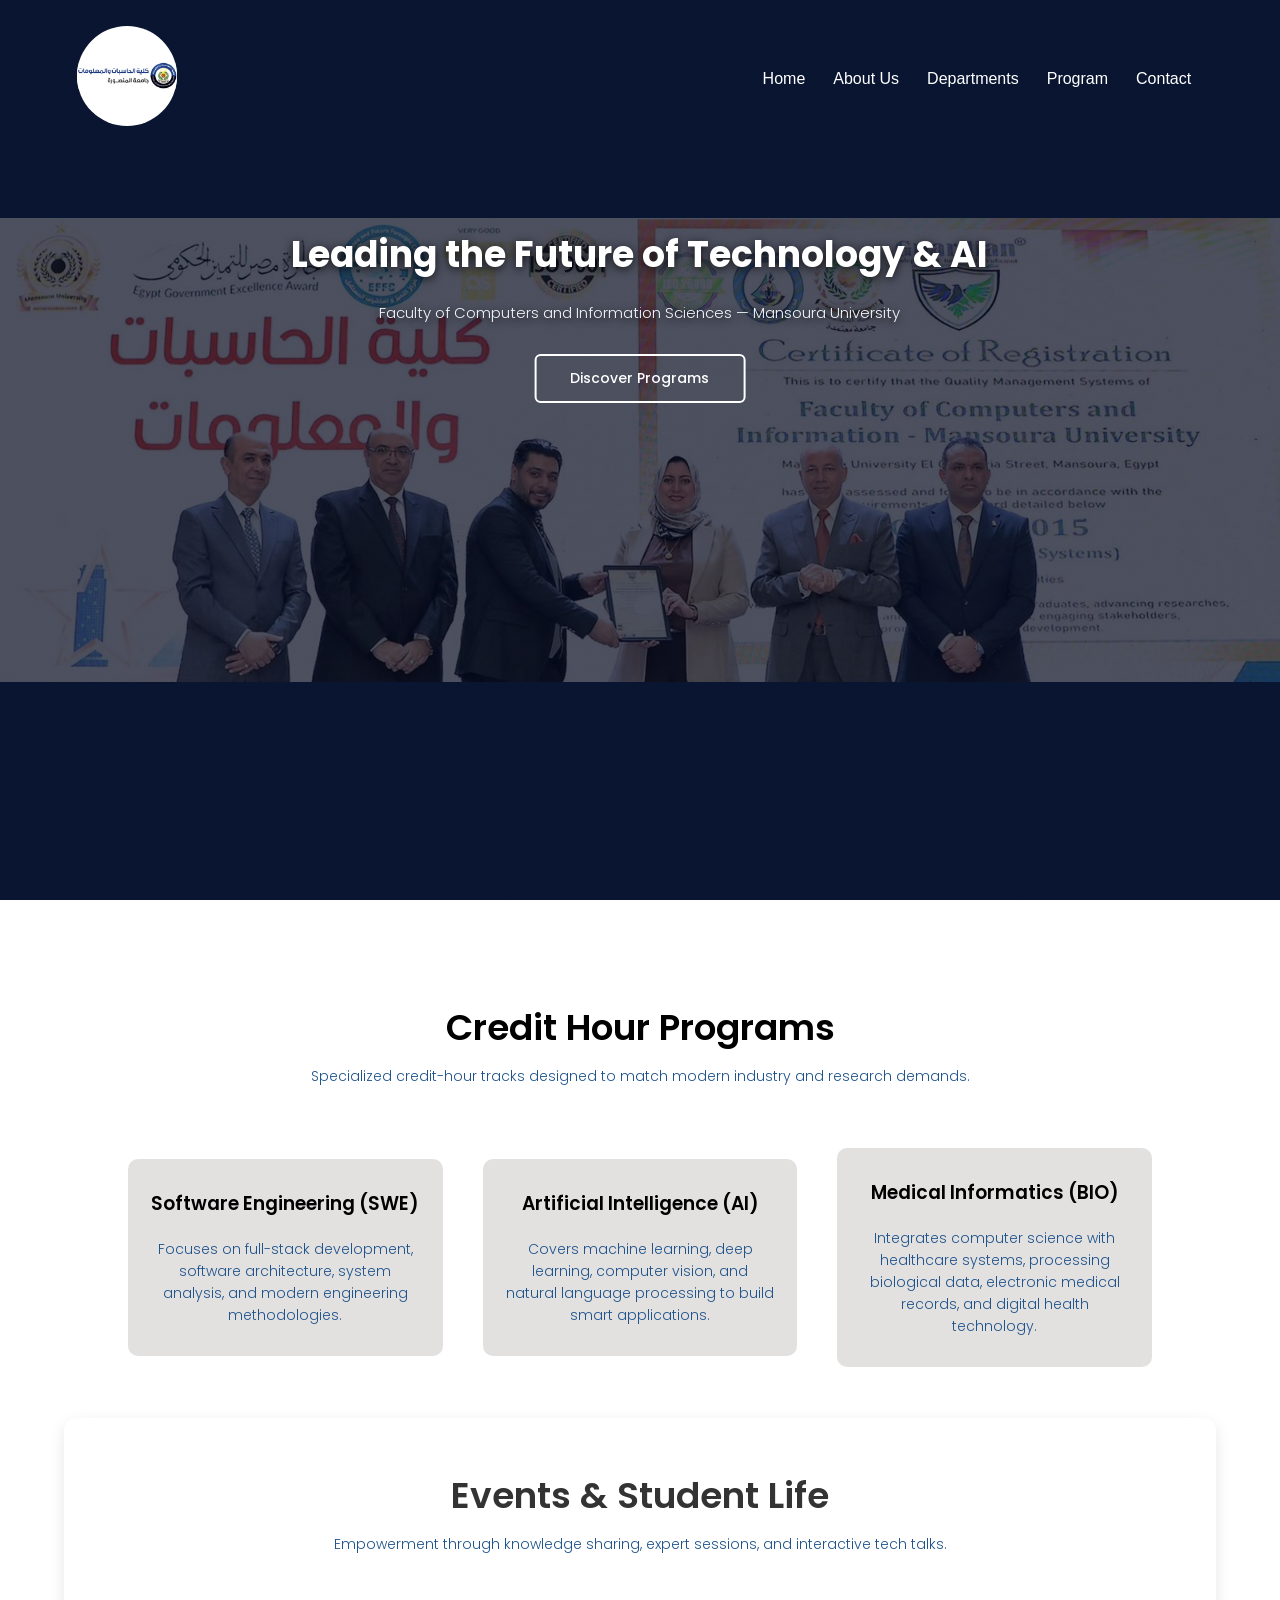
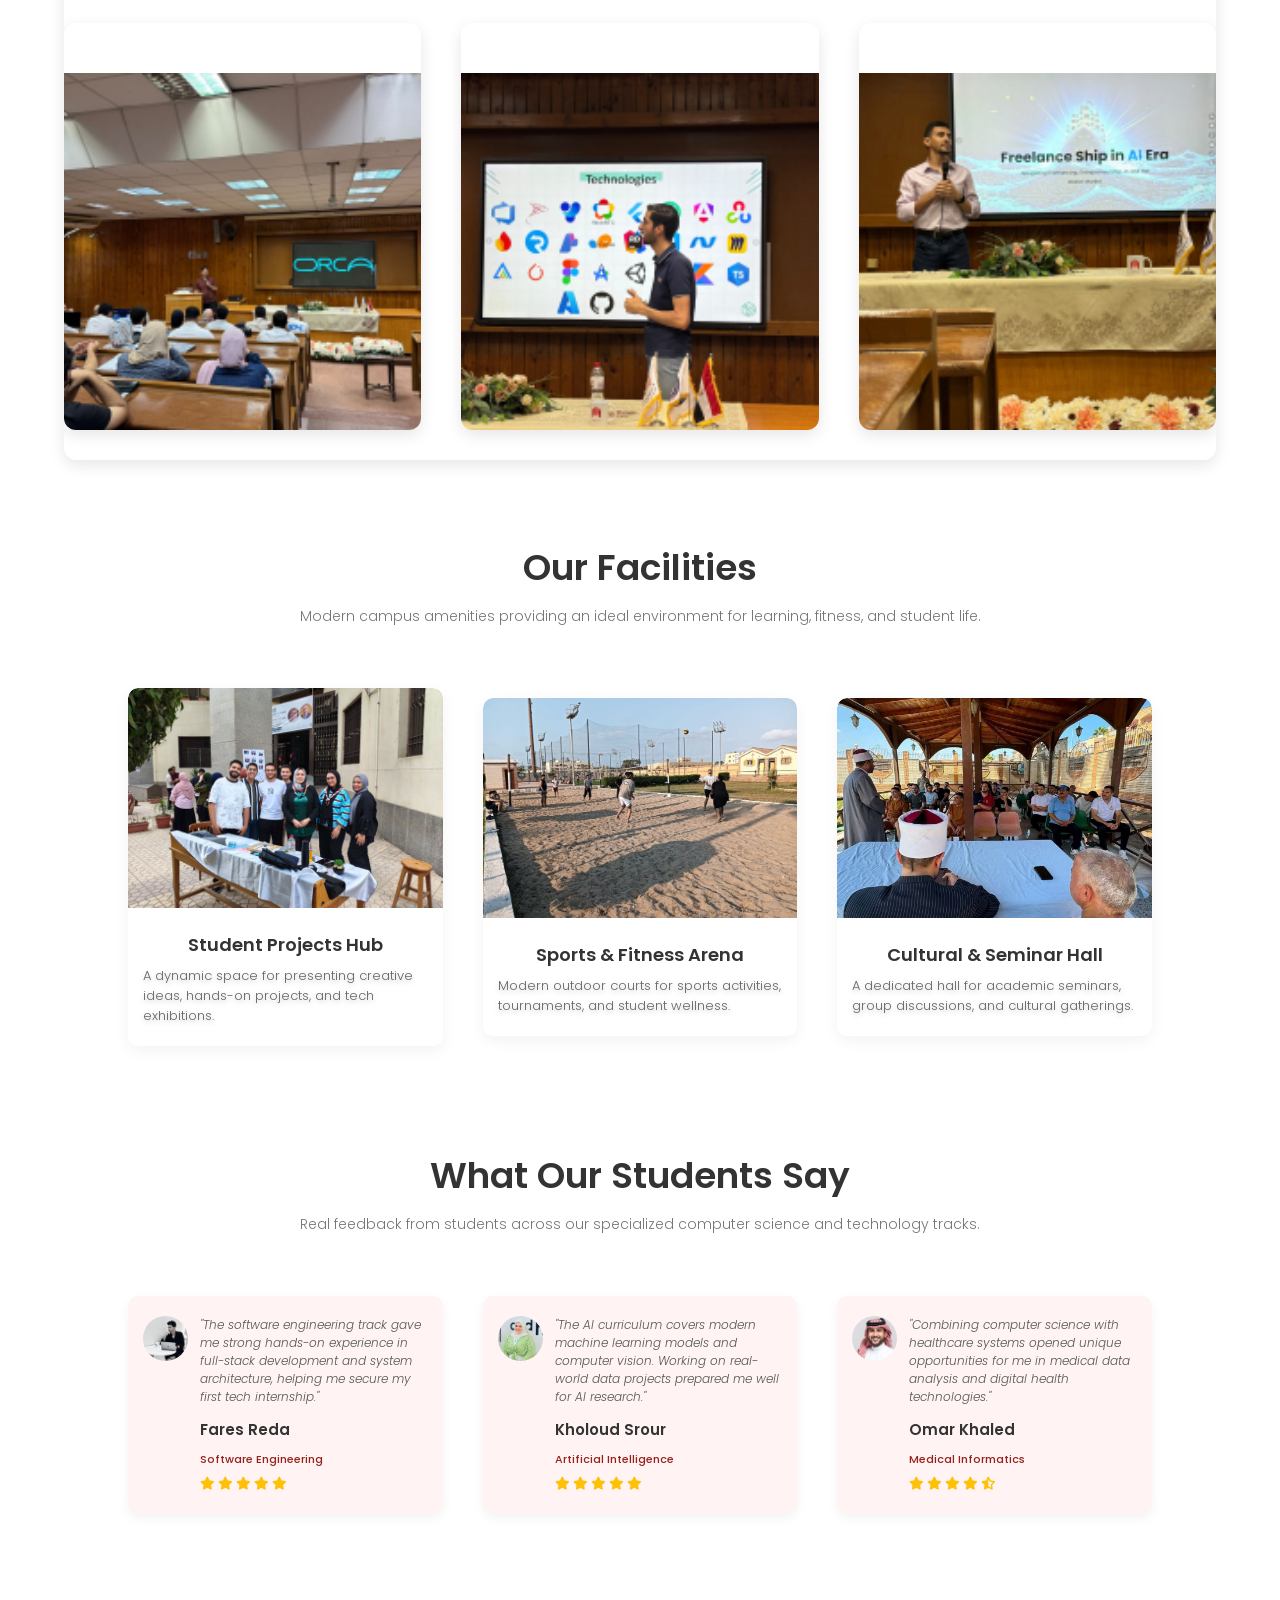
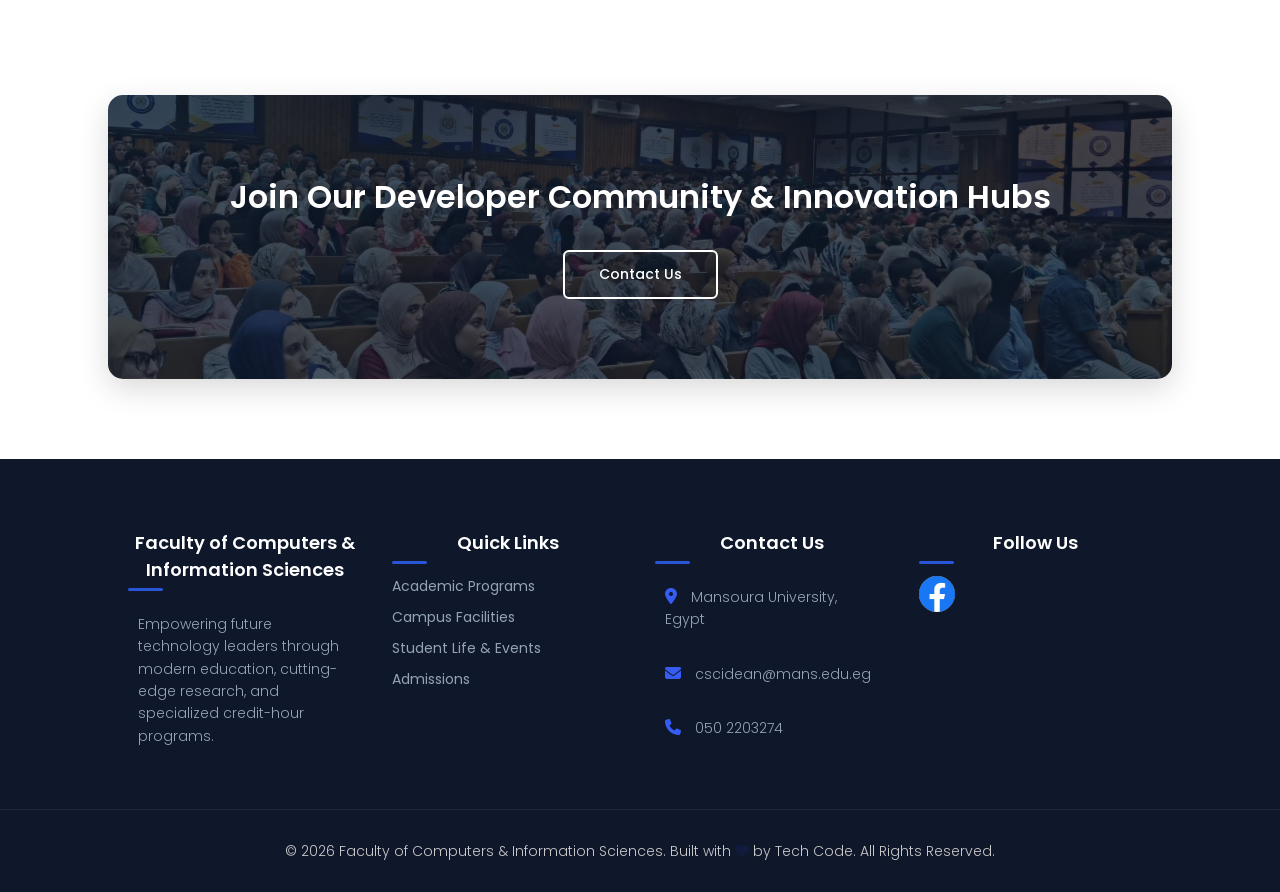
<file: index.html>
<!DOCTYPE html>
<html lang="en">
<head>
    <meta charset="UTF-8">
    <meta name="viewport" content="width=device-width, initial-scale=1.0">
    <title>الرئيسية - كلية الحاسبات والمعلومات - جامعة المنصورة
    </title>
    <link rel="stylesheet" href="style.css">
    <link rel="stylesheet" href="https://cdnjs.cloudflare.com/ajax/libs/font-awesome/6.4.0/css/all.min.css">
    <link rel="icon" type="image/png" href="favicon.jpg">
    
</head>
<body>
     <section class="header">
        <nav>
            <a href="index.html"> <img src="./csi_logo.jpg"alt=""></a>
       
        <div class="nav-links">
            <ul>
                 <li> <a href=""> Home</a></li>
                 <li> <a href="about.html"> About Us</a></li>
                 <li> <a href="departments.html"> Departments</a></li>
                 <li> <a href="program.html"> Program</a></li>
                 <li> <a href="contact.html"> Contact</a></li>

            </ul>

        </div>
    </nav>

    <div class="text-box">
        
        <div class="text-box">
            <h1>Leading the Future of Technology & AI </h1>
            <p>Faculty of Computers and Information Sciences — Mansoura University</p>
            <a href="program.html" class="hero-btn">Discover Programs</a>
        </div>
        
       
     

    </div>
     </section>



 <section class="course">
        <h1>Credit Hour Programs</h1>
        <p>Specialized credit-hour tracks designed to match modern industry and research demands.</p>
    
        <div class="row">
            <div class="course-col">
                <h3>Software Engineering (SWE)</h3>
                <p>Focuses on full-stack development, software architecture, system analysis, and modern engineering methodologies.</p>
            </div>
    
            <div class="course-col">
                <h3>Artificial Intelligence (AI)</h3>
                <p>Covers machine learning, deep learning, computer vision, and natural language processing to build smart applications.</p>
            </div>
    
            <div class="course-col">
                <h3>Medical Informatics (BIO)</h3>
                <p>Integrates computer science with healthcare systems, processing biological data, electronic medical records, and digital health technology.</p>
            </div>
        </div>
    </section> 


<!-- Events & Student Life Section -->

<section class="Events">
    <h1>Events & Student Life</h1>
    <p>Empowerment through knowledge sharing, expert sessions, and interactive tech talks.</p>

    <div class="row">
        <div class="Events">
            <img src="./WhatsApp-Image-2026-08-18-at-10-48-54-AM-3_thumbnail.jpeg" alt="Interactive Learning">
            <div class="layer">
                <h3>Interactive Learning</h3>
            </div>
        </div>

        <div class="Events">
            <img src="./WhatsApp-Image-2026-08-18-at-10-48-51-AM-1_thumbnail.jpeg" alt="Tech Talks & Workshops">
            <div class="layer">
                <h3>Tech Talks & Workshops</h3>
            </div>
        </div>

        <div class="Events">
            <img src="./WhatsApp-Image-2026-08-18-at-10-48-56-AM_thumbnail.jpeg" alt="Career Seminars">
            <div class="layer">
                <h3>Career & Freelancing Seminars</h3>
            </div>
        </div>
    </div>
</section>
  

<!-- ----Facility---- -->

<section class="facilities">
    <h1>Our Facilities</h1>
    <p>Modern campus amenities providing an ideal environment for learning, fitness, and student life.</p>

    <div class="row">
       
        <div class="facilities-col">
            <img src="./facility 1.png" alt="Library">
            <h3> Student Projects Hub</h3>
            <p>A dynamic space for presenting creative ideas, hands-on projects, and tech exhibitions.</p>
        </div>

        
        <div class="facilities-col">
            <img src="./facility 2.png" alt="Indoor Sports Arena">
            <h3>Sports & Fitness Arena</h3>
            <p>Modern outdoor courts for sports activities, tournaments, and student wellness.</p>
        </div>

        
        <div class="facilities-col">
            <img src="./facility 3.png" alt="Student Lounge & Cafe">
            <h3>Cultural & Seminar Hall</h3>
            <p>A dedicated hall for academic seminars, group discussions, and cultural gatherings.</p>
        </div>
    </div>
</section>

<!-- Testimonials Section -->
<section class="testimonials">
    <h1>What Our Students Say</h1>
    <p>Real feedback from students across our specialized computer science and technology tracks.</p>

    <div class="row">
        
        <div class="testimonial-col">
            <img src="./testimonuals fares.png" alt="Fares Reda">
            <div>
                <p>"The software engineering track gave me strong hands-on experience in full-stack development and system architecture, helping me secure my first tech internship."</p>
                <h3>Fares Reda</h3>
                <span class="track">Software Engineering</span>
                <div class="stars">
                    <i class="fas fa-star"></i>
                    <i class="fas fa-star"></i>
                    <i class="fas fa-star"></i>
                    <i class="fas fa-star"></i>
                    <i class="fas fa-star"></i>
                </div>
            </div>
        </div>

        
        <div class="testimonial-col">
            <img src="./khould srour.png " alt="Kholoud Srour">
            <div>
                <p>"The AI curriculum covers modern machine learning models and computer vision. Working on real-world data projects prepared me well for AI research."</p>
                <h3>Kholoud Srour</h3>
                <span class="track">Artificial Intelligence</span>
                <div class="stars">
                    <i class="fas fa-star"></i>
                    <i class="fas fa-star"></i>
                    <i class="fas fa-star"></i>
                    <i class="fas fa-star"></i>
                    <i class="fas fa-star"></i>
                </div>
            </div>
        </div>

        
        <div class="testimonial-col">
            <img src="./testimonuals omar.png" alt="Omar Khaled">
            <div>
                <p>"Combining computer science with healthcare systems opened unique opportunities for me in medical data analysis and digital health technologies."</p>
                <h3>Omar Khaled</h3>
                <span class="track">Medical Informatics</span>
                <div class="stars">
                    <i class="fas fa-star"></i>
                    <i class="fas fa-star"></i>
                    <i class="fas fa-star"></i>
                    <i class="fas fa-star"></i>
                    <i class="fas fa-star-half-alt"></i>
                </div>
            </div>
        </div>
    </div>
</section>

<!-- Call To Action Section -->
<section class="cta">
    <h1>Join Our Developer Community & Innovation Hubs</h1>
    <a href="contact.html" class="hero-btn">Contact Us</a>
</section>

<!-- Footer Section -->
<footer class="footer">
    <div class="footer-container">
      
        <div class="footer-col">
            <h3>Faculty of Computers & Information Sciences</h3>
            <p>Empowering future technology leaders through modern education, cutting-edge research, and specialized credit-hour programs.</p>
        </div>

       
        <div class="footer-col">
            <h3>Quick Links</h3>
            <ul>
                <li><a href="#">Academic Programs</a></li>
                <li><a href="#">Campus Facilities</a></li>
                <li><a href="#">Student Life & Events</a></li>
                <li><a href="#">Admissions</a></li>
            </ul>
        </div>

        
        <div class="footer-col">
            <h3>Contact Us</h3>
            <p><i class="fa-solid fa-location-dot"></i> Mansoura University, Egypt</p>
            <p><i class="fa-solid fa-envelope"></i> cscidean@mans.edu.eg</p>
            <p><i class="fa-solid fa-phone"></i> 050 2203274</p>
        </div>
        

<div class="footer-col">
    <h3>Follow Us</h3>
    <div class="social-icons">
        
        <a href="https://www.facebook.com/share/1C9NMtccPJ/?mibextid=wwXIfr" target="_blank">
            <img src="./images_q=tbn_ANd9GcTUB2IshlJI-mgYPqAVvpQhiXsSo5znh1QeD7YXZRq3SA&s=10.png" alt="">
        </a>
        
        
        <!-- <a href="https://www.linkedin.com/in/fares--reda" target="_blank">
            <img src="./images_q=tbn_ANd9GcTUlDYFHeiUyhGSwj3di5AnY1_rYC-GO1jQ7LDyQNz-WA&s=10.png" alt="">
        </a> -->
    </div>
</div>

        </div>
    </div>

    <!-- Bottom Bar -->
    <div class="footer-bottom">
        <p>&copy; 2026 Faculty of Computers & Information Sciences. Built with <i class="fas fa-heart"></i> by Tech Code. All Rights Reserved.</p>
    </div>
</footer>


<button id="scrollTopBtn" title="Go to top"><i class="fas fa-arrow-up"></i></button>

<script src="script.js"></script>


</body>
</html>
</file>
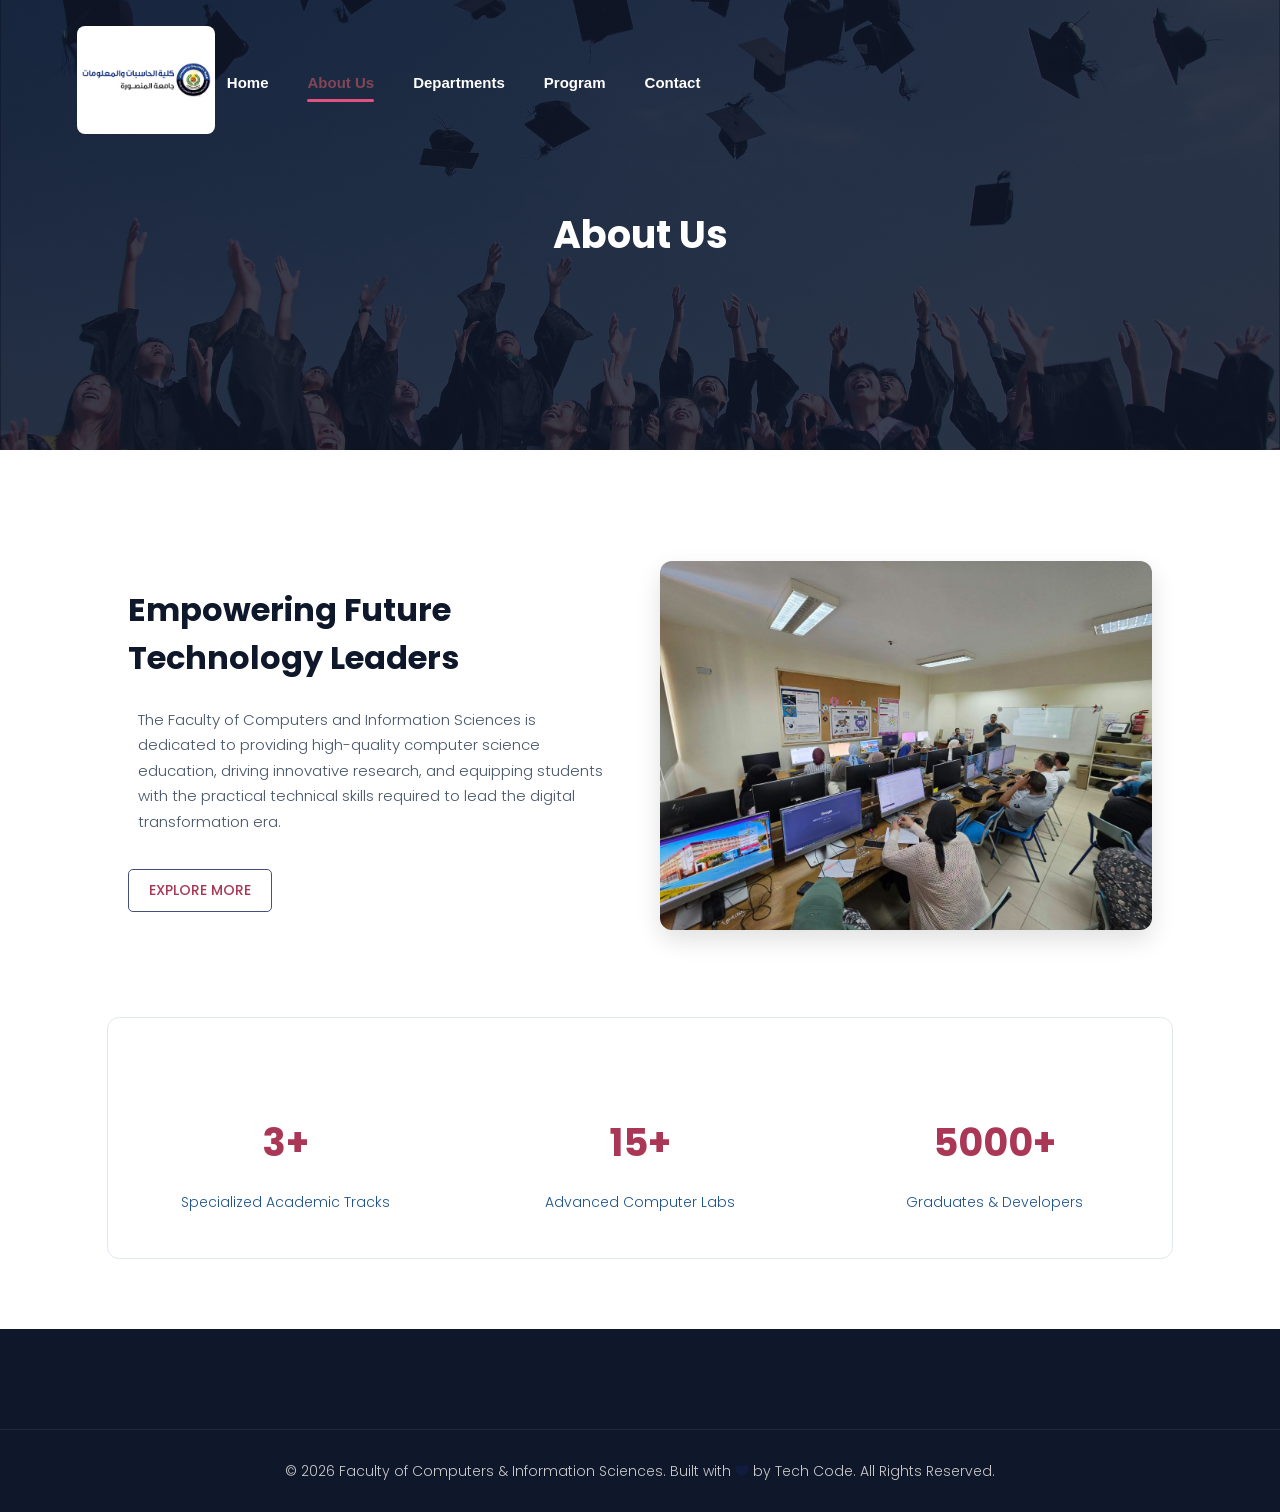
<file: about.html>
<!DOCTYPE html>
<html lang="en">
<head>
    <meta charset="UTF-8">
    <meta name="viewport" content="width=device-width, initial-scale=1.0">
    <title>About Us - Faculty of Computers & Information</title>
    <link rel="stylesheet" href="style.css">
    <link rel="stylesheet" href="https://cdnjs.cloudflare.com/ajax/libs/font-awesome/6.0.0/css/all.min.css">
    <link rel="icon" type="image/png" href="favicon.jpg">
</head>
<body>

    <!-- Header Section -->
    <section class="sub-header">
        <nav>
            <a href="index.html"><img src="./csi_logo.jpg" alt="Logo"></a>
            <div class="nav-links">
                <ul>
                    <li><a href="index.html">Home</a></li>
                    <li><a href="about.html">About Us</a></li>
                    <li><a href="departments.html">Departments</a></li>
                    <li><a href="program.html">Program</a></li>
                    <li><a href="contact.html">Contact</a></li>
                </ul>
            </div>
        </nav>
        <h1>About Us</h1>
    </section>

    <!-- About Content Section -->
    <section class="about-us">
        <div class="row">
            <div class="about-col">
                <h1>Empowering Future Technology Leaders</h1>
                <p>The Faculty of Computers and Information Sciences is dedicated to providing high-quality computer science education, driving innovative research, and equipping students with the practical technical skills required to lead the digital transformation era.</p>
                <a href="contact.html" class="hero-btn red-btn">EXPLORE MORE</a>
            </div>
            <div class="about-col">
                <img src="./about us.png" alt="About FCI">
            </div>
        </div>
    </section>

    <!-- Stats Section -->
    <section class="about-stats">
        <div class="row">
            <div class="stat-col">
                <h3>3+</h3>
                <p>Specialized Academic Tracks</p>
            </div>
            <div class="stat-col">
                <h3>15+</h3>
                <p>Advanced Computer Labs</p>
            </div>
            <div class="stat-col">
                <h3>5000+</h3>
                <p>Graduates & Developers</p>
            </div>
        </div>
    </section>

    <!-- Footer -->
    <footer class="footer">
        <div class="footer-bottom">
            <p>&copy; 2026 Faculty of Computers & Information Sciences. Built with <i class="fas fa-heart"></i> by Tech Code. All Rights Reserved.</p>
        </div>
    </footer>
    <script src="script.js"></script>
</body>
</html>
</file>
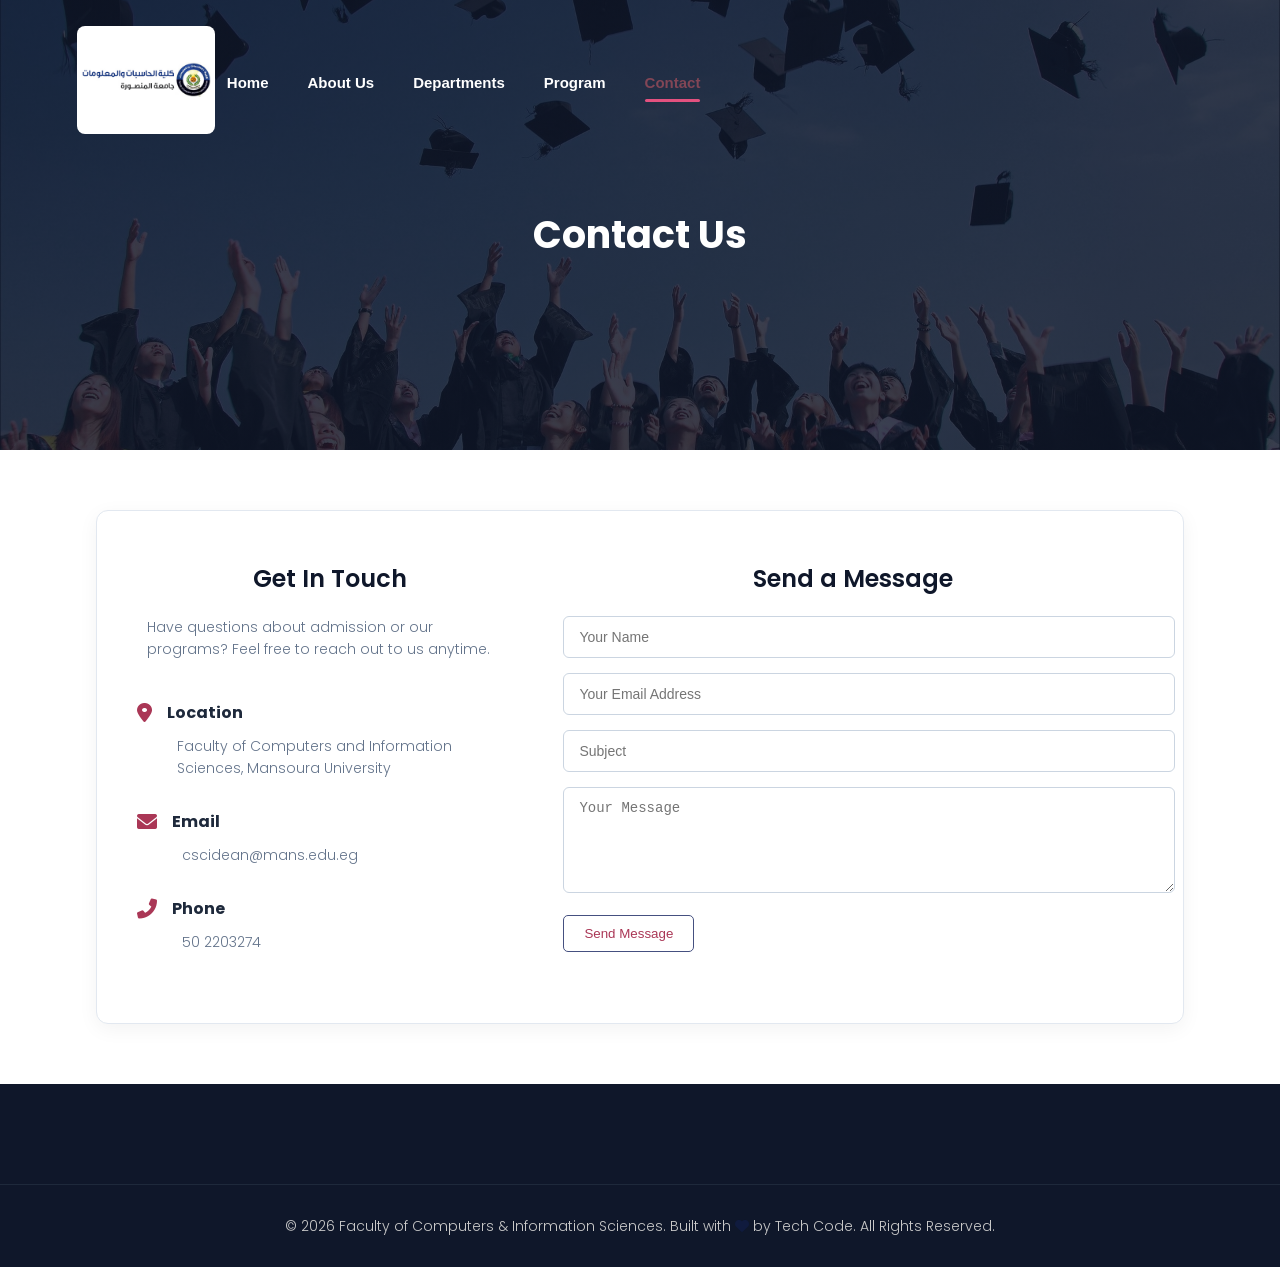
<file: contact.html>
<!DOCTYPE html>
<html lang="en">
<head>
    <meta charset="UTF-8">
    <meta name="viewport" content="width=device-width, initial-scale=1.0">
    <title>Contact Us - Faculty of Computers & Information</title>
    <link rel="stylesheet" href="style.css">
    <link rel="stylesheet" href="https://cdnjs.cloudflare.com/ajax/libs/font-awesome/6.0.0/css/all.min.css">
    <link rel="icon" type="image/png" href="favicon.jpg">
</head>
<body>

    <!-- Sub Header -->
    <section class="sub-header">
        <nav>
            <a href="index.html"><img src="./csi_logo.jpg" alt="Logo"></a>
            <div class="nav-links">
                <ul>
                    <li><a href="index.html">Home</a></li>
                    <li><a href="about.html">About Us</a></li>
                    <li><a href="departments.html">Departments</a></li>
                    <li><a href="program.html">Program</a></li>
                    <li><a href="contact.html">Contact</a></li>
                </ul>
            </div>
        </nav>
        <h1>Contact Us</h1>
    </section>

    <!-- Contact Form Section -->
    <section class="page-content">
        <div class="contact-box">
            <div class="contact-info">
                <h3>Get In Touch</h3>
                <p>Have questions about admission or our programs? Feel free to reach out to us anytime.</p>
                
                <div class="info-item">
                    <i class="fas fa-map-marker-alt"></i>
                    <div>
                        <h5>Location</h5>
                        <p>Faculty of Computers and Information Sciences, Mansoura University</p>


                        
                    </div>
                </div>


                <div class="info-item">
                    <i class="fas fa-envelope"></i>
                    <div>
                        <h5>Email</h5>
                        <p>cscidean@mans.edu.eg</p>
                    </div>
                </div>

                <div class="info-item">
                    <i class="fas fa-phone-alt"></i>
                    <div>
                        <h5>Phone</h5>
                        <p> 50 2203274</p>
                    </div>
                </div>
            </div>

            <div class="contact-form">
                <h3>Send a Message</h3>
                <form action="#">
                    <input type="text" placeholder="Your Name" required>
                    <input type="email" placeholder="Your Email Address" required>
                    <input type="text" placeholder="Subject" required>
                    <textarea rows="5" placeholder="Your Message" required></textarea>
                    <button type="submit" class="red-btn">Send Message</button>
                </form>
            </div>
        </div>
    </section>

    <!-- Footer -->
    <footer class="footer">
        <div class="footer-bottom">
            <p>&copy; 2026 Faculty of Computers & Information Sciences. Built with <i class="fas fa-heart"></i> by Tech Code. All Rights Reserved.</p>
        </div>
    </footer>
    <script src="script.js"></script>
</body>
</html>
</file>
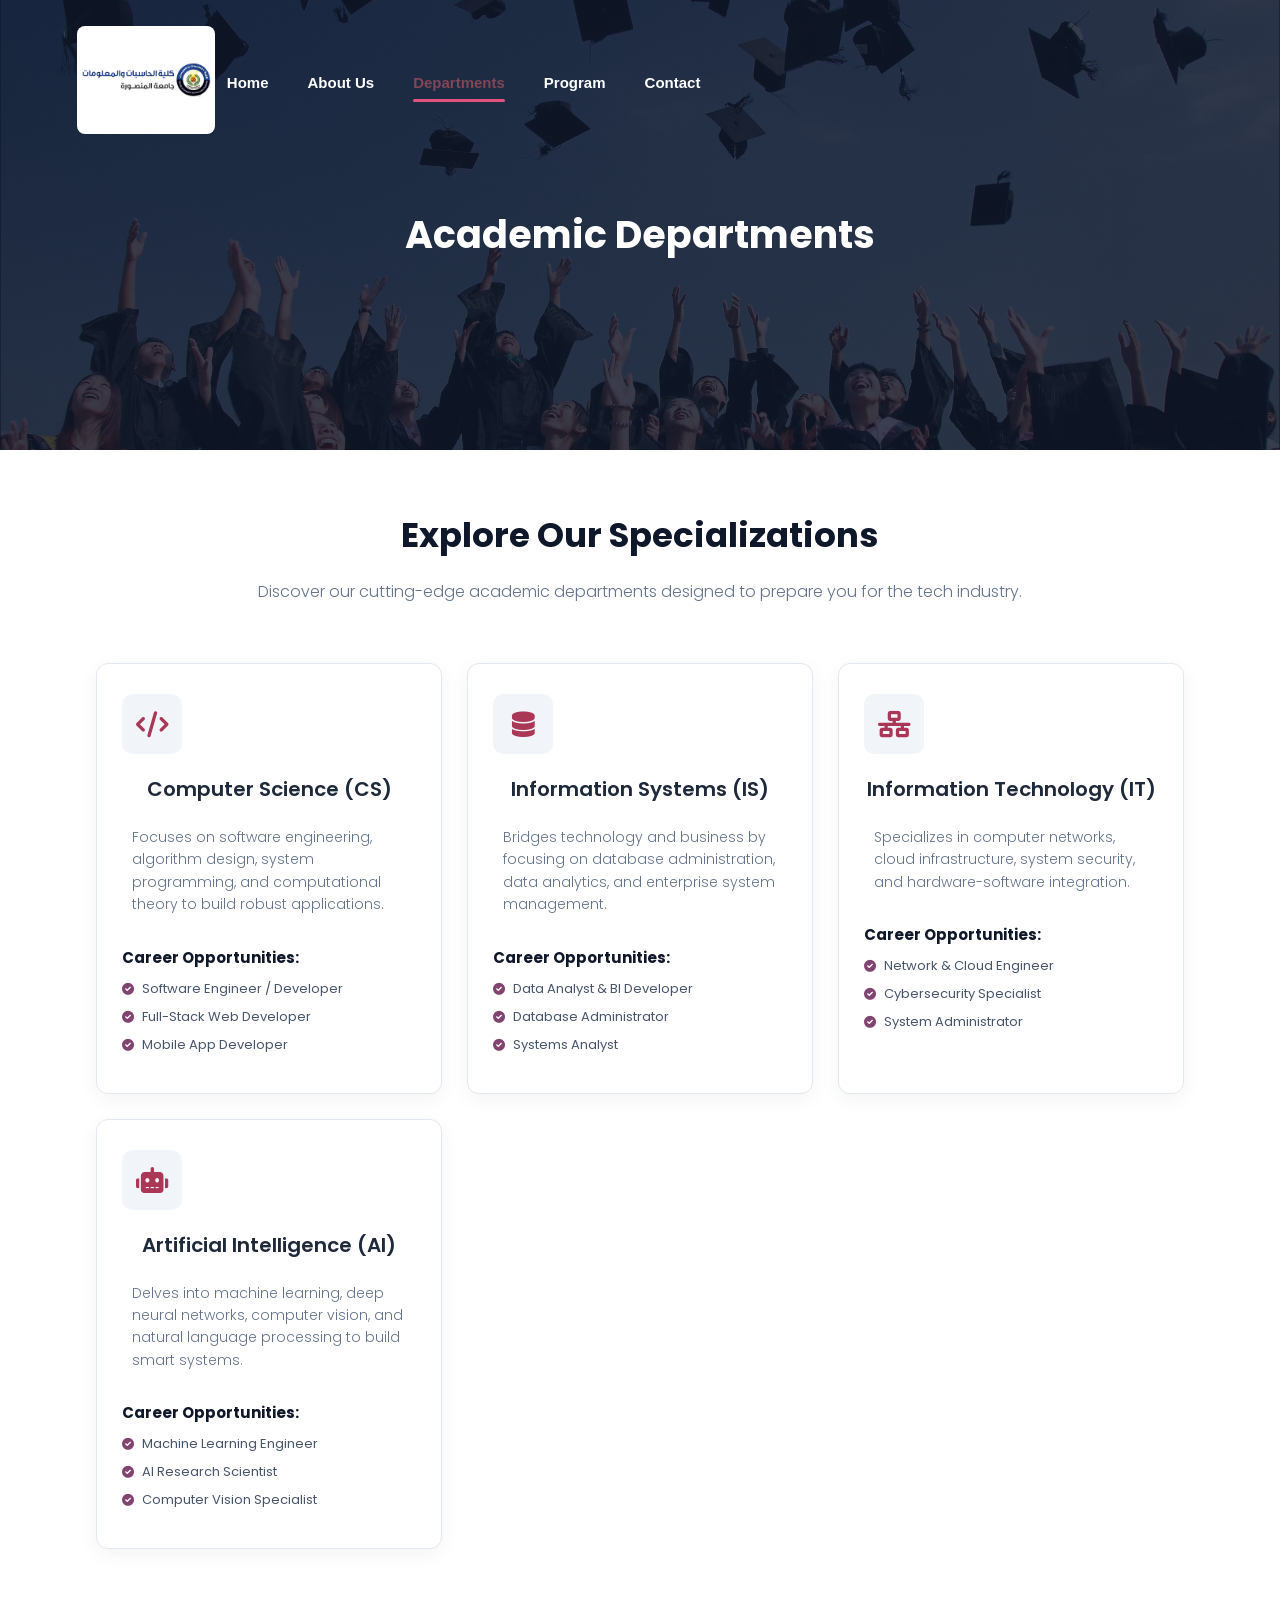
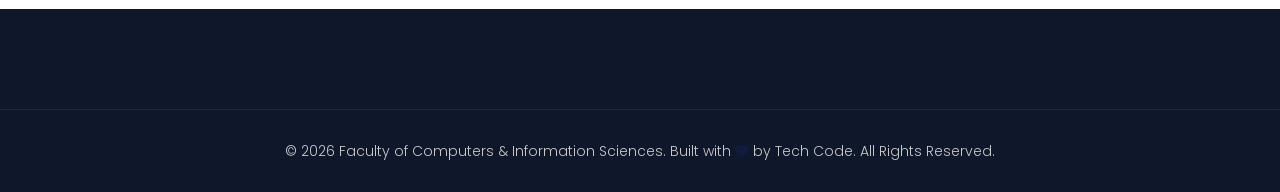
<file: departments.html>
<!DOCTYPE html>
<html lang="en">
<head>
    <meta charset="UTF-8">
    <meta name="viewport" content="width=device-width, initial-scale=1.0">
    <title>Academic Departments - Faculty of Computers & Information</title>
    <link rel="stylesheet" href="style.css">
    <link rel="stylesheet" href="https://cdnjs.cloudflare.com/ajax/libs/font-awesome/6.0.0/css/all.min.css">
    <link rel="icon" type="image/png" href="favicon.jpg">
</head>
<body>

    <!-- Sub Header -->
    <section class="sub-header">
        <nav>
            <a href="index.html"><img src="./csi_logo.jpg" alt="Logo"></a>
            <div class="nav-links">
                <ul>
                    <li><a href="index.html">Home</a></li>
                    <li><a href="about.html">About Us</a></li>
                    <li><a href="departments.html">Departments</a></li>
                    <li><a href="program.html">Program</a></li>
                    <li><a href="contact.html">Contact</a></li>
                </ul>
            </div>
        </nav>
        <h1>Academic Departments</h1>
    </section>

    <!-- Departments Section -->
    <section class="page-content">
        <div class="section-title">
            <h2>Explore Our Specializations</h2>
            <p>Discover our cutting-edge academic departments designed to prepare you for the tech industry.</p>
        </div>

        <div class="dept-grid">
            <!-- CS -->
            <div class="dept-card">
                <div class="dept-icon"><i class="fas fa-code"></i></div>
                <h3>Computer Science (CS)</h3>
                <p>Focuses on software engineering, algorithm design, system programming, and computational theory to build robust applications.</p>
                <h4>Career Opportunities:</h4>
                <ul>
                    <li><i class="fas fa-check-circle"></i> Software Engineer / Developer</li>
                    <li><i class="fas fa-check-circle"></i> Full-Stack Web Developer</li>
                    <li><i class="fas fa-check-circle"></i> Mobile App Developer</li>
                </ul>
            </div>

            <!-- IS -->
            <div class="dept-card">
                <div class="dept-icon"><i class="fas fa-database"></i></div>
                <h3>Information Systems (IS)</h3>
                <p>Bridges technology and business by focusing on database administration, data analytics, and enterprise system management.</p>
                <h4>Career Opportunities:</h4>
                <ul>
                    <li><i class="fas fa-check-circle"></i> Data Analyst & BI Developer</li>
                    <li><i class="fas fa-check-circle"></i> Database Administrator</li>
                    <li><i class="fas fa-check-circle"></i> Systems Analyst</li>
                </ul>
            </div>

            <!-- IT -->
            <div class="dept-card">
                <div class="dept-icon"><i class="fas fa-network-wired"></i></div>
                <h3>Information Technology (IT)</h3>
                <p>Specializes in computer networks, cloud infrastructure, system security, and hardware-software integration.</p>
                <h4>Career Opportunities:</h4>
                <ul>
                    <li><i class="fas fa-check-circle"></i> Network & Cloud Engineer</li>
                    <li><i class="fas fa-check-circle"></i> Cybersecurity Specialist</li>
                    <li><i class="fas fa-check-circle"></i> System Administrator</li>
                </ul>
            </div>

            <!-- AI -->
            <div class="dept-card">
                <div class="dept-icon"><i class="fas fa-robot"></i></div>
                <h3>Artificial Intelligence (AI)</h3>
                <p>Delves into machine learning, deep neural networks, computer vision, and natural language processing to build smart systems.</p>
                <h4>Career Opportunities:</h4>
                <ul>
                    <li><i class="fas fa-check-circle"></i> Machine Learning Engineer</li>
                    <li><i class="fas fa-check-circle"></i> AI Research Scientist</li>
                    <li><i class="fas fa-check-circle"></i> Computer Vision Specialist</li>
                </ul>
            </div>
        </div>
    </section>

    <!-- Footer -->
    <footer class="footer">
        <div class="footer-bottom">
            <p>&copy; 2026 Faculty of Computers & Information Sciences. Built with <i class="fas fa-heart"></i> by Tech Code. All Rights Reserved.</p>
        </div>
    </footer>
    <script src="script.js"></script>
</body>
</html>
</file>
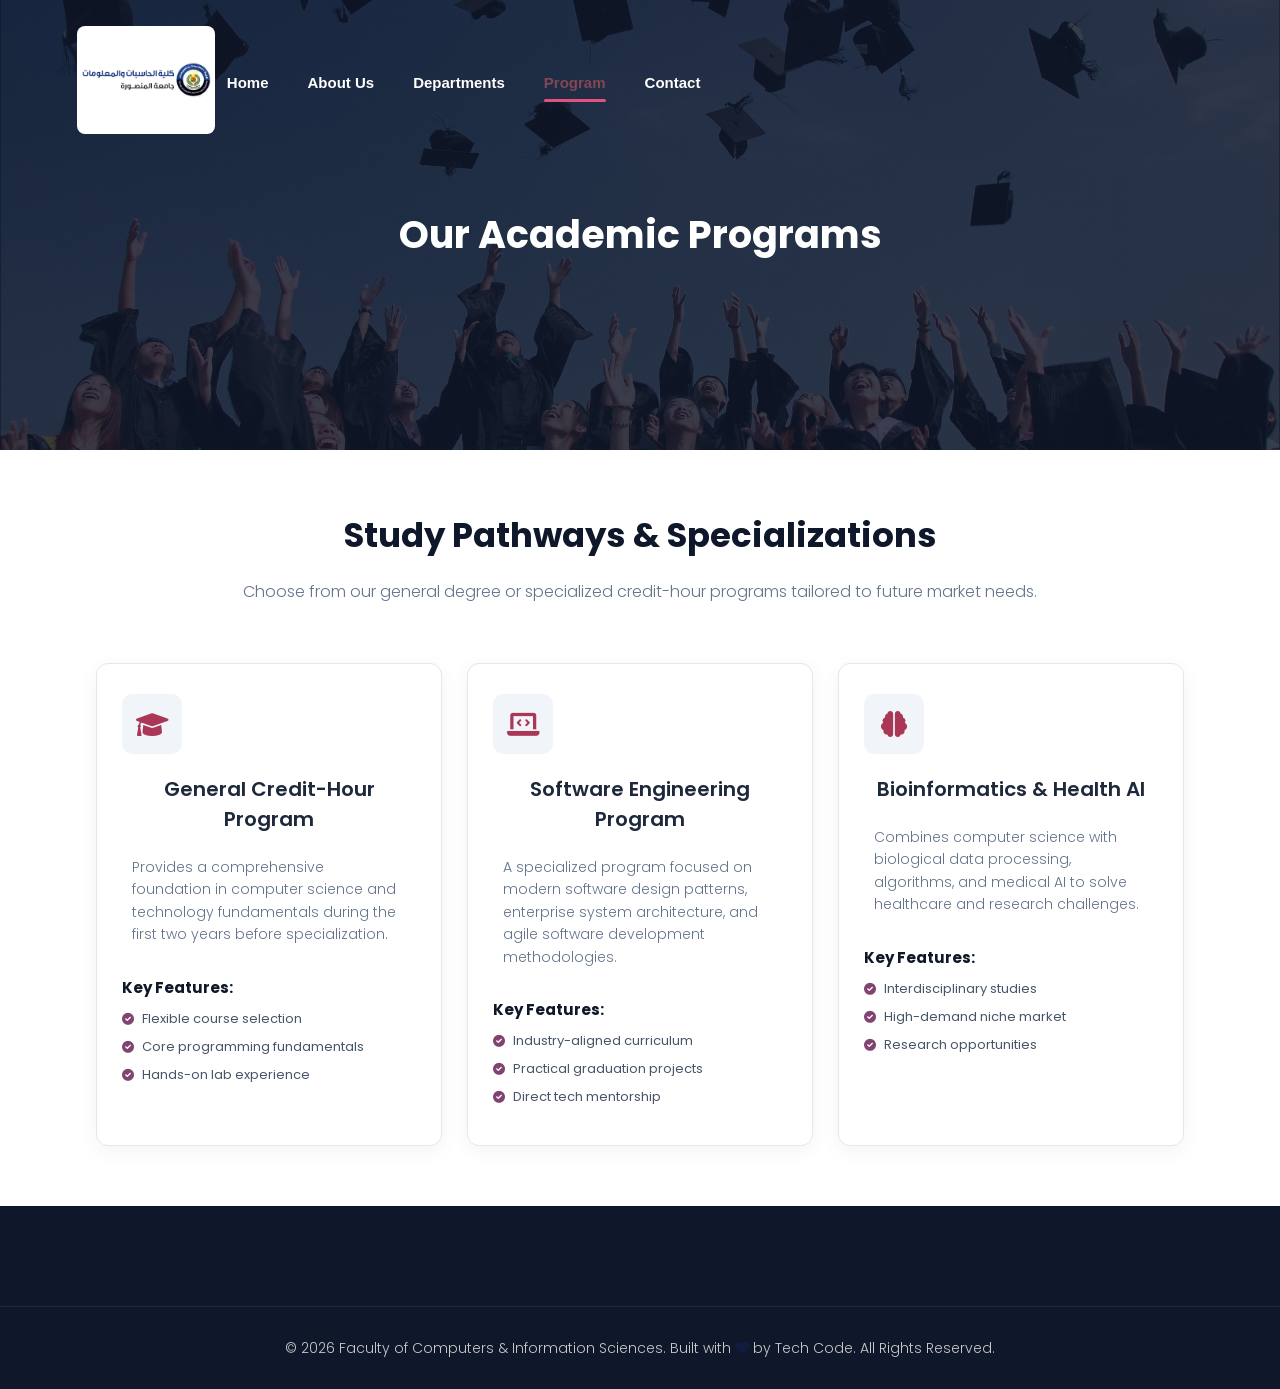
<file: program.html>
<!DOCTYPE html>
<html lang="en">
<head>
    <meta charset="UTF-8">
    <meta name="viewport" content="width=device-width, initial-scale=1.0">
    <title>Academic Programs - Faculty of Computers & Information</title>
    <link rel="stylesheet" href="style.css">
    <link rel="stylesheet" href="https://cdnjs.cloudflare.com/ajax/libs/font-awesome/6.0.0/css/all.min.css">
    <link rel="icon" type="image/png" href="favicon.jpg">
</head>
<body>

    <!-- Sub Header -->
    <section class="sub-header">
        <nav>
            <a href="index.html"><img src="./csi_logo.jpg" alt="Logo"></a>
            <div class="nav-links">
                <ul>
                    <li><a href="index.html">Home</a></li>
                    <li><a href="about.html">About Us</a></li>
                    <li><a href="departments.html">Departments</a></li>
                    <li><a href="program.html">Program</a></li>
                    <li><a href="contact.html">Contact</a></li>
                </ul>
            </div>
        </nav>
        <h1>Our Academic Programs</h1>
    </section>

    <!-- Programs Section -->
    <section class="page-content">
        <div class="section-title">
            <h2>Study Pathways & Specializations</h2>
            <p>Choose from our general degree or specialized credit-hour programs tailored to future market needs.</p>
        </div>

        <div class="dept-grid">
            <div class="dept-card">
                <div class="dept-icon"><i class="fas fa-graduation-cap"></i></div>
                <h3>General Credit-Hour Program</h3>
                <p>Provides a comprehensive foundation in computer science and technology fundamentals during the first two years before specialization.</p>
                <h4>Key Features:</h4>
                <ul>
                    <li><i class="fas fa-check-circle"></i> Flexible course selection</li>
                    <li><i class="fas fa-check-circle"></i> Core programming fundamentals</li>
                    <li><i class="fas fa-check-circle"></i> Hands-on lab experience</li>
                </ul>
            </div>

            <div class="dept-card">
                <div class="dept-icon"><i class="fas fa-laptop-code"></i></div>
                <h3>Software Engineering Program</h3>
                <p>A specialized program focused on modern software design patterns, enterprise system architecture, and agile software development methodologies.</p>
                <h4>Key Features:</h4>
                <ul>
                    <li><i class="fas fa-check-circle"></i> Industry-aligned curriculum</li>
                    <li><i class="fas fa-check-circle"></i> Practical graduation projects</li>
                    <li><i class="fas fa-check-circle"></i> Direct tech mentorship</li>
                </ul>
            </div>

            <div class="dept-card">
                <div class="dept-icon"><i class="fas fa-brain"></i></div>
                <h3>Bioinformatics & Health AI</h3>
                <p>Combines computer science with biological data processing, algorithms, and medical AI to solve healthcare and research challenges.</p>
                <h4>Key Features:</h4>
                <ul>
                    <li><i class="fas fa-check-circle"></i> Interdisciplinary studies</li>
                    <li><i class="fas fa-check-circle"></i> High-demand niche market</li>
                    <li><i class="fas fa-check-circle"></i> Research opportunities</li>
                </ul>
            </div>
        </div>
    </section>

    <!-- Footer -->
    <footer class="footer">
        <div class="footer-bottom">
            <p>&copy; 2026 Faculty of Computers & Information Sciences. Built with <i class="fas fa-heart"></i> by Tech Code. All Rights Reserved.</p>
        </div>
    </footer>
    <script src="script.js"></script>
</body>
</html>
</file>
<file: style.css>
@import url('https://fonts.googleapis.com/css2?family=Poppins:wght@300;400;500;600;700&display=swap');

body {
    font-family: 'Poppins', sans-serif;
}

*{
    margin: 0;
    padding: 0;
}

 .header {
    min-height: 100vh;
    width: 100%;
    background-image: linear-gradient(rgba(4,9,30,0.7), rgba(4,9,30,0.7)), url(./back\ ground\ computer\ science.jpg);
    background-position: center;
    background-size: contain; 
    background-repeat: no-repeat;
    background-color: #17345d;
     position: relative;
}   

nav{
    display: flex;
    padding: 2% 6%;
    justify-content: space-between;
    align-items: center;
}
nav img{
    width: 100px;
    height: 100px;
    border-radius: 50%;
    object-fit: contain;
    background-color: #fff;
}
.nav-links{
    flex: 1;
    text-align: right;
}
.nav-links ul li{
    list-style: none;
    display: inline-block;
    padding: 8px 12px;
    position: relative;
}
.nav-links ul li::after{
   content: '';
   width: 0%;
   height: 2px;
   background-color: #b9b9b9;
   display: block;
   margin: auto;
}
.nav-links ul li:hover::after{
    width: 100%;
}
.nav-links ul li a{
    text-decoration: none;
    color: white;
    font-size: 13px;
    font-family: sans-serif;
}

.text-box {
    width: 90%;
    color: #fff;
    position: absolute;
    top: 35%; 
    left: 50%;
    transform: translate(-50%, -50%);
    text-align: center;
}

.text-box h1 {
    font-size: 36px;
    font-weight: 700;
    text-shadow: 0 2px 10px rgba(0, 0, 0, 0.8);
}

.text-box p {
    margin: 10px 0 20px;
    font-size: 15px;
    color: #f1f5f9;
    text-shadow: 0 2px 8px rgba(0, 0, 0, 0.8);
}


.hero-btn{
    display: inline-block;
    text-decoration: none;
    color: white;
    border: 1px solid #b9b9b9;
    padding: 12px 34px;
    font-size: 13px;
    background: transparent;
    position: relative;
    cursor: pointer;
}
.hero-btn:hover{
    border: 1px solid   #b9b9b9;
    background: #b9b9b9;
    transition: 1s;
}

/* ------courses------ */
.course{
    width: 80%;
    margin: auto;
    text-align: center;
    padding-top: 100px;
}

h1{
    font-size: 36px;
    font-weight: 600;
}

p{
    color: #1f548c;
    font-size: 14px;
    font-weight: 300;
    line-height: 22px;
    padding: 10px;
}

.row{
    margin-top: 5%;
    display: flex;
    justify-content: space-between;
}

.course-col{
    flex-basis: 31%;
    background: #e3e0e0;
    border-radius: 10px;
    margin-bottom: 5%;
    padding: 20px 12px;
    box-sizing: border-box;
    transition: 0.5s;
    cursor: pointer;
}

h3{
    text-align: center;
    font-weight: 600;
    margin: 10px 0;
}

.course-col:hover{
    box-shadow: 0 0 40px 5px rgba(20, 43, 144, 0.2);
    
}

/* ---  Events --- */

.Events {
    width: 90%;
    margin: auto;
    text-align: center;
    padding-top: 50px;
}

.Events h1 {
    font-size: 36px;
    font-weight: 600;
    color: #333;
}

.Events p {
    color: #1f548c;
    font-size: 14px;
    font-weight: 300;
    line-height: 22px;
    padding: 10px;
}

.Events {
    flex-basis: 32%;
    border-radius: 12px;
    margin-bottom: 30px;
    position: relative;
    overflow: hidden; 
    box-shadow: 0 5px 15px rgba(0, 0, 0, 0.1); 
}

.Events img {
    width: 100%;
    height: 100%;
    display: block;
    object-fit: cover;
    transition: transform 0.5s ease;
}

.layer {
    background: linear-gradient(rgba(0, 0, 0, 0.2), rgba(15, 23, 42, 0.85));
    height: 100%;
    width: 100%;
    position: absolute;
    top: 0;
    left: 0;
    opacity: 0; 
    transition: opacity 0.4s ease;
    display: flex;
    align-items: flex-end; 
    justify-content: center;
    padding-bottom: 25px;
    box-sizing: border-box;
}

.Events:hover .layer {
    opacity: 1;
}

.Events:hover img {
    transform: scale(1.08); 
}

.layer h3 {
    width: 100%;
    font-weight: 600;
    color: #fff;
    font-size: 18px;
    bottom: 0;
    transform: translateY(20px);
    transition: transform 0.4s ease;
    text-shadow: 0 2px 4px rgba(172, 157, 157, 0.5);
}

.Events.active .layer h3 {
    transform: translateY(0); 
}


/* ----Facilities----- */

.facilities {
    width: 80%;
    margin: auto;
    text-align: center;
    padding-top: 50px;
}

.facilities h1 {
    font-size: 36px;
    font-weight: 600;
    color: #333;
}

.facilities p {
    color: #777;
    font-size: 14px;
    font-weight: 300;
    line-height: 22px;
    padding: 10px;
}

.facilities-col {
    flex-basis: 31%;
    border-radius: 10px;
    margin-bottom: 5%;
    text-align: left; 
    background: #fff;
    box-shadow: 0 5px 15px rgba(0, 0, 0, 0.05); 
    overflow: hidden;
    transition: transform 0.3s ease, box-shadow 0.3s ease;
}

.facilities-col img {
    width: 100%;
    height: 220px; 
    object-fit: cover; 
    border-radius: 10px 10px 0 0;
}

.facilities-col h3 {
    margin-top: 16px;
    margin-bottom: 8px;
    padding: 0 15px;
    font-size: 18px;
    font-weight: 600;
    color: #333;
}

.facilities-col p {
    padding: 0 15px 20px 15px;
    text-align: left;
    font-size: 13px;
    color: #666;
    line-height: 20px;
    text-shadow: 0 2px 4px rgba(158, 160, 172, 0.5);
}


.facilities-col:hover {
    transform: translateY(-8px);
    box-shadow: 0 10px 20px rgba(0, 0, 0, 0.12);
}


/* --- Testimonials Section --- */

.testimonials {
    width: 80%;
    margin: auto;
    padding-top: 50px;
    padding-bottom: 50px;
    text-align: center;
}

.testimonials h1 {
    font-size: 36px;
    font-weight: 600;
    color: #333;
}

.testimonials p {
    color: #777;
    font-size: 14px;
    font-weight: 300;
}

.testimonial-col {
    flex-basis: 31%; 
    border-radius: 10px;
    margin-bottom: 5%;
    text-align: left;
    background: #fff3f3;
    padding: 20px 15px;
    cursor: pointer;
    display: flex;
    align-items: flex-start;
    box-shadow: 0 4px 12px rgba(0, 0, 0, 0.05);
    box-sizing: border-box;
    transition: transform 0.3s ease, box-shadow 0.3s ease;
}

.testimonial-col img {
    height: 45px;
    width: 45px;
    margin-right: 12px;
    border-radius: 50%;
    object-fit: cover;
    flex-shrink: 0;
}

.testimonial-col p {
    padding: 0;
    color: #555;
    font-size: 12px;
    line-height: 18px;
    font-style: italic;
}

.testimonial-col h3 {
    margin-top: 12px;
    text-align: left;
    font-size: 15px;
    font-weight: 600;
    color: #333;
}

.testimonial-col .track {
    display: block;
    font-size: 11px;
    color: #94221a;
    margin-bottom: 6px;
    font-weight: 500;
}

.testimonial-col .stars {
    color: #ffc107;
    font-size: 13px;
}

.testimonial-col:hover {
    transform: translateY(-5px);
    box-shadow: 0 8px 20px rgba(0, 0, 0, 0.1);
}


/* --- Call To Action (CTA) Section --- */
.cta {
    margin: 80px auto;
    width: 80%;
    background-image: linear-gradient(rgba(15, 23, 42, 0.75), rgba(15, 23, 42, 0.75)), url('community.png');
    background-position: center;
    background-size: cover;
    border-radius: 15px;
    text-align: center;
    padding: 80px 20px;
    box-shadow: 0 10px 30px rgba(0, 0, 0, 0.15);
}

.cta h1 {
    color: #fff;
    font-size: 32px;
    font-weight: 600;
    margin-bottom: 30px;
    line-height: 1.4;
}


.hero-btn {
    display: inline-block;
    text-decoration: none;
    color: #fff;
    border: 2px solid #fff;
    padding: 12px 34px;
    font-size: 14px;
    font-weight: 500;
    background: transparent;
    border-radius: 6px;
    cursor: pointer;
    transition: 0.4s ease;
}

.hero-btn:hover {
    border: 2px solid #080249; 
    background: rgba(20, 43, 144, 0.2);
    transform: translateY(-3px);
    box-shadow: 0 5px 15px rgba(20, 43, 144, 0.2);
}


/* --- Footer  --- */
.footer {
    background: #0f172a; 
    color: #cbd5e1;
    padding-top: 60px;
    padding-bottom: 20px;
    font-size: 14px;
}

.footer-container {
    width: 80%;
    margin: auto;
    display: flex;
    justify-content: space-between;
    flex-wrap: wrap;
    gap: 30px;
}

.footer-col {
    flex: 1;
    min-width: 200px;
}

.footer-col h3 {
    color: #ffffff;
    font-size: 18px;
    font-weight: 600;
    margin-bottom: 20px;
    position: relative;
}


.footer-col h3::after {
    content: '';
    width: 35px;
    height: 3px;
    background: #2854d7;
    position: absolute;
    left: 0;
    bottom: -8px;
    border-radius: 2px;
}

.footer-col p {
    line-height: 1.6;
    color: #94a3b8;
    margin-bottom: 12px;
}

.footer-col p i {
    color:  #365cf4 !important; 
    margin-right: 10px;
    font-size: 16px;
}


.footer-col ul {
    list-style: none;
    padding: 0;
}

.footer-col ul li {
    margin-bottom: 10px;
}

.footer-col ul li a {
    color: #94a3b8;
    text-decoration: none;
    transition: 0.3s ease;
}

.footer-col ul li a:hover {
    color:#2f5dd2;
    padding-left: 5px; 
}


.social-icons {
    display: flex;
    gap: 12px;
}


.social-icons {
    display: flex;
    gap: 12px;
    align-items: center;
    margin-top: 15px;
}

.social-icons a {
    display: inline-block;
    width: 36px;  
    height: 36px; 
    transition: transform 0.3s ease;
}

.social-icons a img {
    width: 100%;
    height: 100%;
    object-fit: contain; 
    border-radius: 50%;   
}

.social-icons a:hover {
    transform: translateY(-3px);
}

.social-icons a:hover {
    background: rgba(20, 43, 144, 0.2);
    transform: translateY(-4px);
}


.footer-bottom {
    text-align: center;
    border-top: 1px solid #1e293b;
    margin-top: 40px;
    padding-top: 20px;
    color: #64748b;
    font-size: 13px;
}

.footer-bottom i {
    color: rgba(20, 43, 144, 0.2);
}

.footer-bottom p {
    color: #c8c8c8; 
}



   .sub-header {
    height: 50vh;
    width: 100%;
    background: linear-gradient(rgba(15, 23, 42, 0.82), rgba(15, 23, 42, 0.82)), url('background.jpg');
    background-color: #0f172a;
    background-position: center;
    background-size: cover;
    text-align: center;
    color: #ffffff;
    position: relative;
}

.sub-header nav {
    display: flex;
    padding: 2% 6%;
    justify-content: space-between;
    align-items: center;
}

.sub-header nav img {
    width: 130px;
    background: #ffffff;
    padding: 4px;
    border-radius: 8px;
}

.sub-header .nav-links ul {
    display: flex;
    gap: 15px;
    list-style: none;
}

.sub-header .nav-links ul li a {
    color: #ffffff !important;
    text-decoration: none;
    font-size: 15px;
    font-weight: 600;
}

.sub-header h1 {
    margin-top: 40px;
    font-size: 38px;
    color: #ffffff;
    font-weight: 700;
}


.about-us {
    width: 80%;
    margin: auto;
    padding-top: 60px;
    padding-bottom: 50px;
}

.row {
    display: flex;
    justify-content: space-between;
    align-items: center;
    gap: 40px;
}

.about-col {
    flex: 1;
}

.about-col img {
    width: 100%;
    max-height: 380px;
    object-fit: cover;
    border-radius: 12px;
    box-shadow: 0 10px 25px rgba(0, 0, 0, 0.12);
}

.about-col h1 {
    font-size: 32px;
    font-weight: 700;
    color: #0f172a;
    margin-bottom: 15px;
}

.about-col p {
    color: #475569;
    line-height: 1.7;
    font-size: 15px;
    margin-bottom: 25px;
}

.red-btn {
    border: 1px solid  #455080;
    background: transparent;
    color: #aa3756;
    padding: 10px 20px;
    text-decoration: none;
    border-radius: 5px;
    display: inline-block;
}

.red-btn:hover {
    color: #ffffff;
    transition: 1s;
    border: 2px solid #080249; 
    background: rgba(20, 43, 144, 0.2);
    transform: translateY(-3px);
    box-shadow: 0 5px 15px rgba(20, 43, 144, 0.2);

}

.about-stats {
    width: 80%;
    margin: 30px auto 70px;
    background: #ffffff;
    border-radius: 12px;
    padding: 35px 20px;
    border: 1px solid #e2e8f0;
}

.stat-col {
    flex: 1;
    text-align: center;
}

.stat-col h3 {
    font-size: 38px;
    color:  #aa3756;
    font-weight: 700;
}

/* --- Shared Layout for Departments, Program & Contact --- */
.page-content {
    width: 85%;
    margin: auto;
    padding: 60px 0;
}

.section-title {
    text-align: center;
    margin-bottom: 50px;
}

.section-title h2 {
    font-size: 34px;
    color: #0f172a;
    font-weight: 700;
}

.section-title p {
    color: #64748b;
    font-size: 16px;
    margin-top: 10px;
}

.dept-grid {
    display: grid;
    grid-template-columns: repeat(auto-fit, minmax(260px, 1fr));
    gap: 25px;
}

.dept-card {
    background: #ffffff;
    border-radius: 12px;
    padding: 30px 25px;
    box-shadow: 0 5px 20px rgba(0, 0, 0, 0.05);
    border: 1px solid #e2e8f0;
    transition: transform 0.3s ease, box-shadow 0.3s ease;
}

.dept-card:hover {
    transform: translateY(-8px);
    box-shadow: 0 12px 30px rgba(0, 0, 0, 0.12);
}

.dept-icon {
    width: 60px;
    height: 60px;
    background: #f1f5f9;
    color:  #aa3756;
    display: flex;
    align-items: center;
    justify-content: center;
    border-radius: 10px;
    font-size: 26px;
    margin-bottom: 20px;
}

.dept-card h3 {
    font-size: 20px;
    color: #1e293b;
    margin-bottom: 12px;
}

.dept-card p {
    color: #64748b;
    font-size: 14px;
    line-height: 1.6;
    margin-bottom: 20px;
}

.dept-card h4 {
    font-size: 15px;
    color: #0f172a;
    margin-bottom: 10px;
}

.dept-card ul {
    list-style: none;
    padding: 0;
}

.dept-card ul li {
    font-size: 13px;
    color: #475569;
    margin-bottom: 8px;
    display: flex;
    align-items: center;
    gap: 8px;
}

.dept-card ul li i {
    color:  #814470;
    font-size: 12px;
}

/* --- Contact Page Specific Styles --- */
.contact-box {
    display: flex;
    gap: 40px;
    background: #ffffff;
    padding: 40px;
    border-radius: 12px;
    box-shadow: 0 5px 20px rgba(0, 0, 0, 0.05);
    border: 1px solid #e2e8f0;
}

.contact-info {
    flex: 1;
}

.contact-info h3 {
    font-size: 24px;
    color: #0f172a;
    margin-bottom: 10px;
}

.contact-info p {
    color: #64748b;
    font-size: 14px;
    margin-bottom: 30px;
}

.info-item {
    display: flex;
    align-items: flex-start;
    gap: 15px;
    margin-bottom: 20px;
}

.info-item i {
    font-size: 20px;
    color: #aa3756;
    margin-top: 3px;
}

.info-item h5 {
    font-size: 16px;
    color: #1e293b;
}

.info-item p {
    margin-bottom: 0;
}

.contact-form {
    flex: 1.5;
}

.contact-form h3 {
    font-size: 24px;
    color: #0f172a;
    margin-bottom: 20px;
}

.contact-form input, 
.contact-form textarea {
    width: 100%;
    padding: 12px 15px;
    margin-bottom: 15px;
    border: 1px solid #cbd5e1;
    border-radius: 6px;
    outline: none;
    font-size: 14px;
}

.contact-form input:focus, 
.contact-form textarea:focus {
    border-color: #aa3756;
}

.contact-form button {
    cursor: pointer;
}




/* --- Scroll To Top Button --- */
#scrollTopBtn {
    display: flex ;
    align-items: center;
    justify-content: center;
    position: fixed;
    bottom: 35px;
    right: 35px;
    z-index: 99;
    width: 48px;
    height: 48px;
    border: none;
    outline: none;
    background: #1f2963; 
    color: #ffffff;
    cursor: pointer;
    border-radius: 50%;
    font-size: 18px;
    box-shadow: 0 8px 20px rgba(11, 35, 142, 0.35); 
    transition: all 0.3s cubic-bezier(0.4, 0, 0.2, 1);
}

#scrollTopBtn:hover {
    background: #686779; 
    transform: translateY(-5px); 
    box-shadow: 0 12px 25px rgba(15, 23, 42, 0.4);
}



/* --- Active Nav Link --- */

 .nav-links ul li a {
    color: #ffffff; 
    text-decoration: none;
    font-size: 16px;
    position: relative;
    padding: 5px 0;
    transition: 0.3s;
}

.nav-links ul li a:hover {
    color: #824656 !important; 
}

.nav-links ul li a:hover::after {
    width: 100%;
}

.nav-links ul li a.active {
    color:#824656 !important;
    position: relative;
    font-weight: 600;
}

.nav-links ul li a.active::after {
    content: '';
    position: absolute;
    bottom: -6px;
    left: 0;
    width: 100%;
    height: 3px;
    background-color: #e3517f;
    border-radius: 2px;

    /* --- Mobile Responsiveness --- */

 @media(max-width: 700px) {
    
    nav {
        flex-direction: column;
        align-items: center;
        padding: 10px 2%;
    }


    nav img {
        width: 65px !important;
        height: auto;
        margin-bottom: 5px;
    }

    .nav-links {
        width: 100%;
    }

    .nav-links ul {
        display: flex;
        flex-wrap: wrap;
        justify-content: center;
        align-items: center;
        padding: 0;
        margin: 5px 0;
        gap: 8px 12px; 
    }

    .nav-links ul li {
        display: inline-block;
        margin: 0;
    }

    .nav-links ul li a {
        font-size: 12px; 
        padding: 2px 4px;
    }

    
    .text-box {
        top: 52%; 
        width: 90%;
    }

    .text-box h1 {
        font-size: 20px;
        line-height: 1.2;
    }

    .text-box p {
        font-size: 11px;
        margin: 6px 0 12px;
    }

    .hero-btn {
        padding: 6px 14px;
        font-size: 12px;
    }
}
@media(max-width: 768px) {
    
    .testimonials .row,
    .testimonials-col,
    .row {
        flex-direction: column !important;
        display: flex !important;
        width: 100% !important;
    }

    .testimonials-col {
        margin-bottom: 20px !important;
        width: 100% !important;
        box-sizing: border-box !important;
    }
}
</file>
